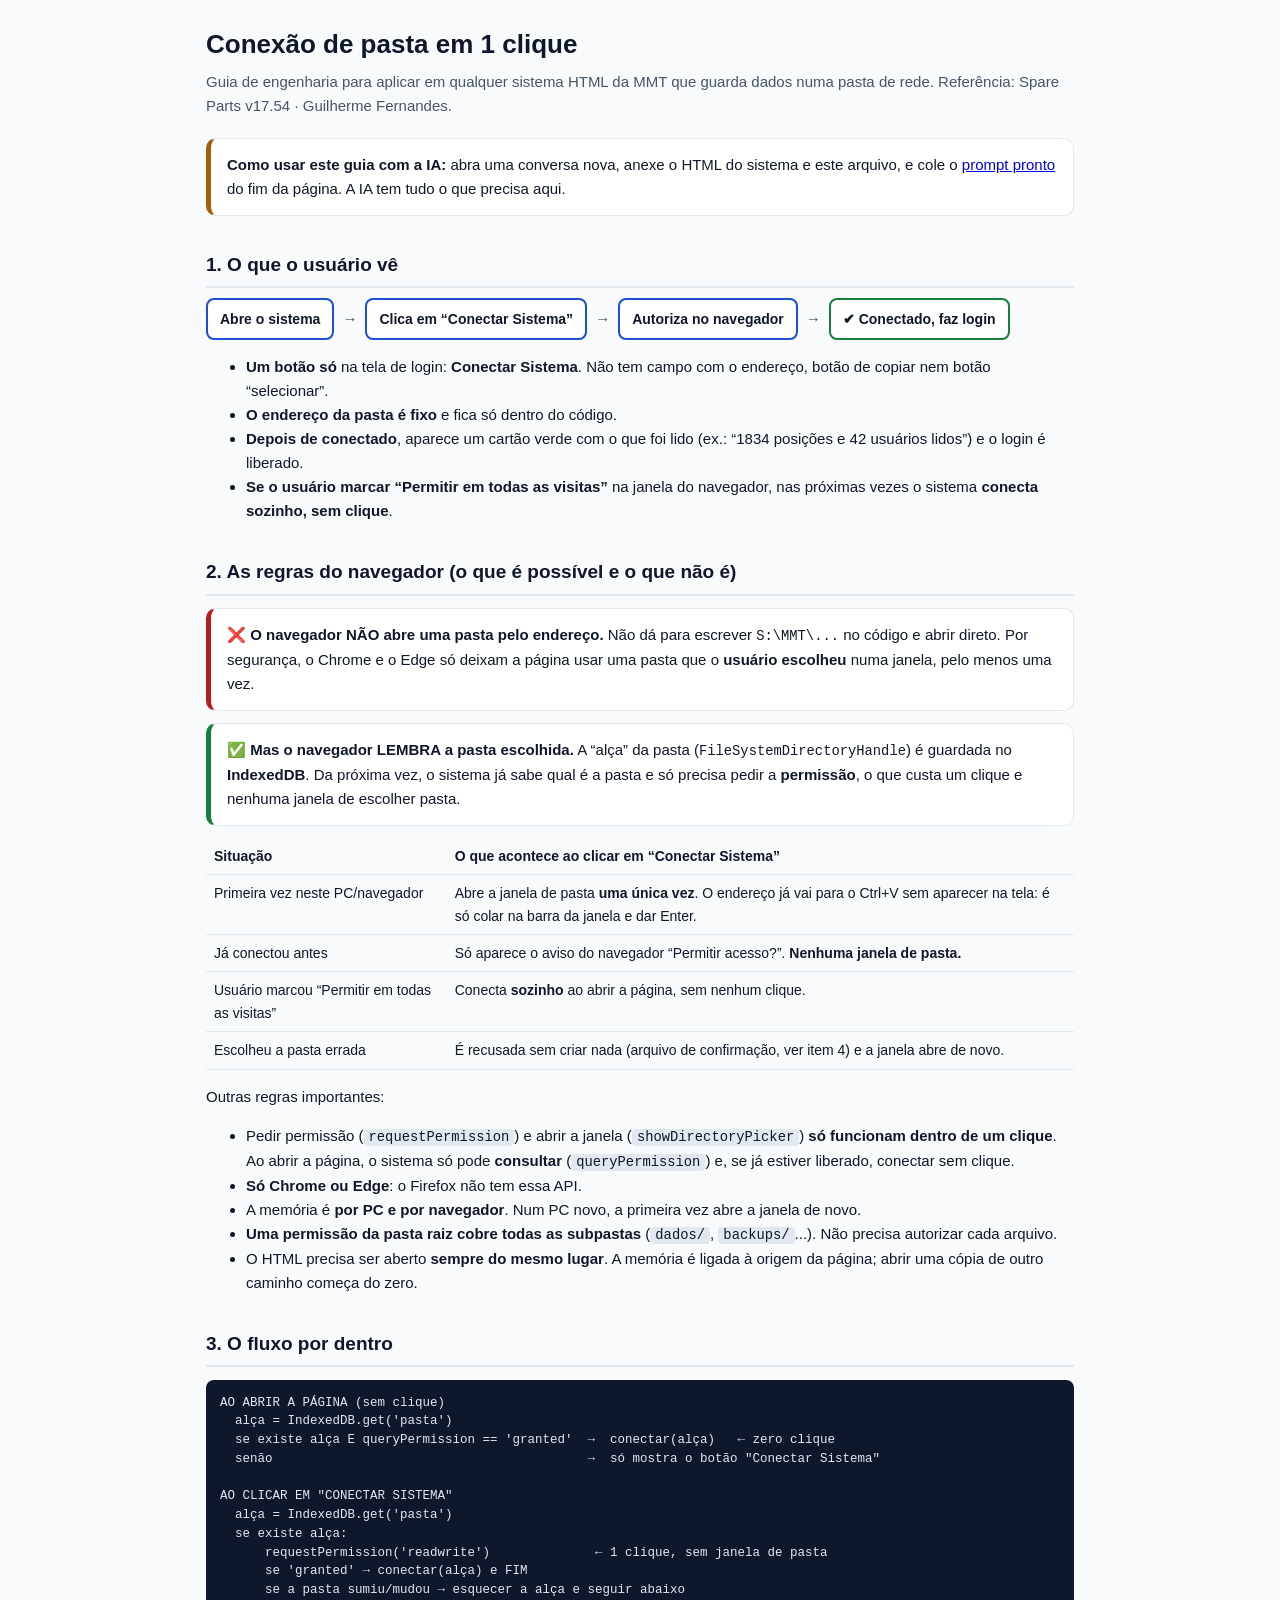
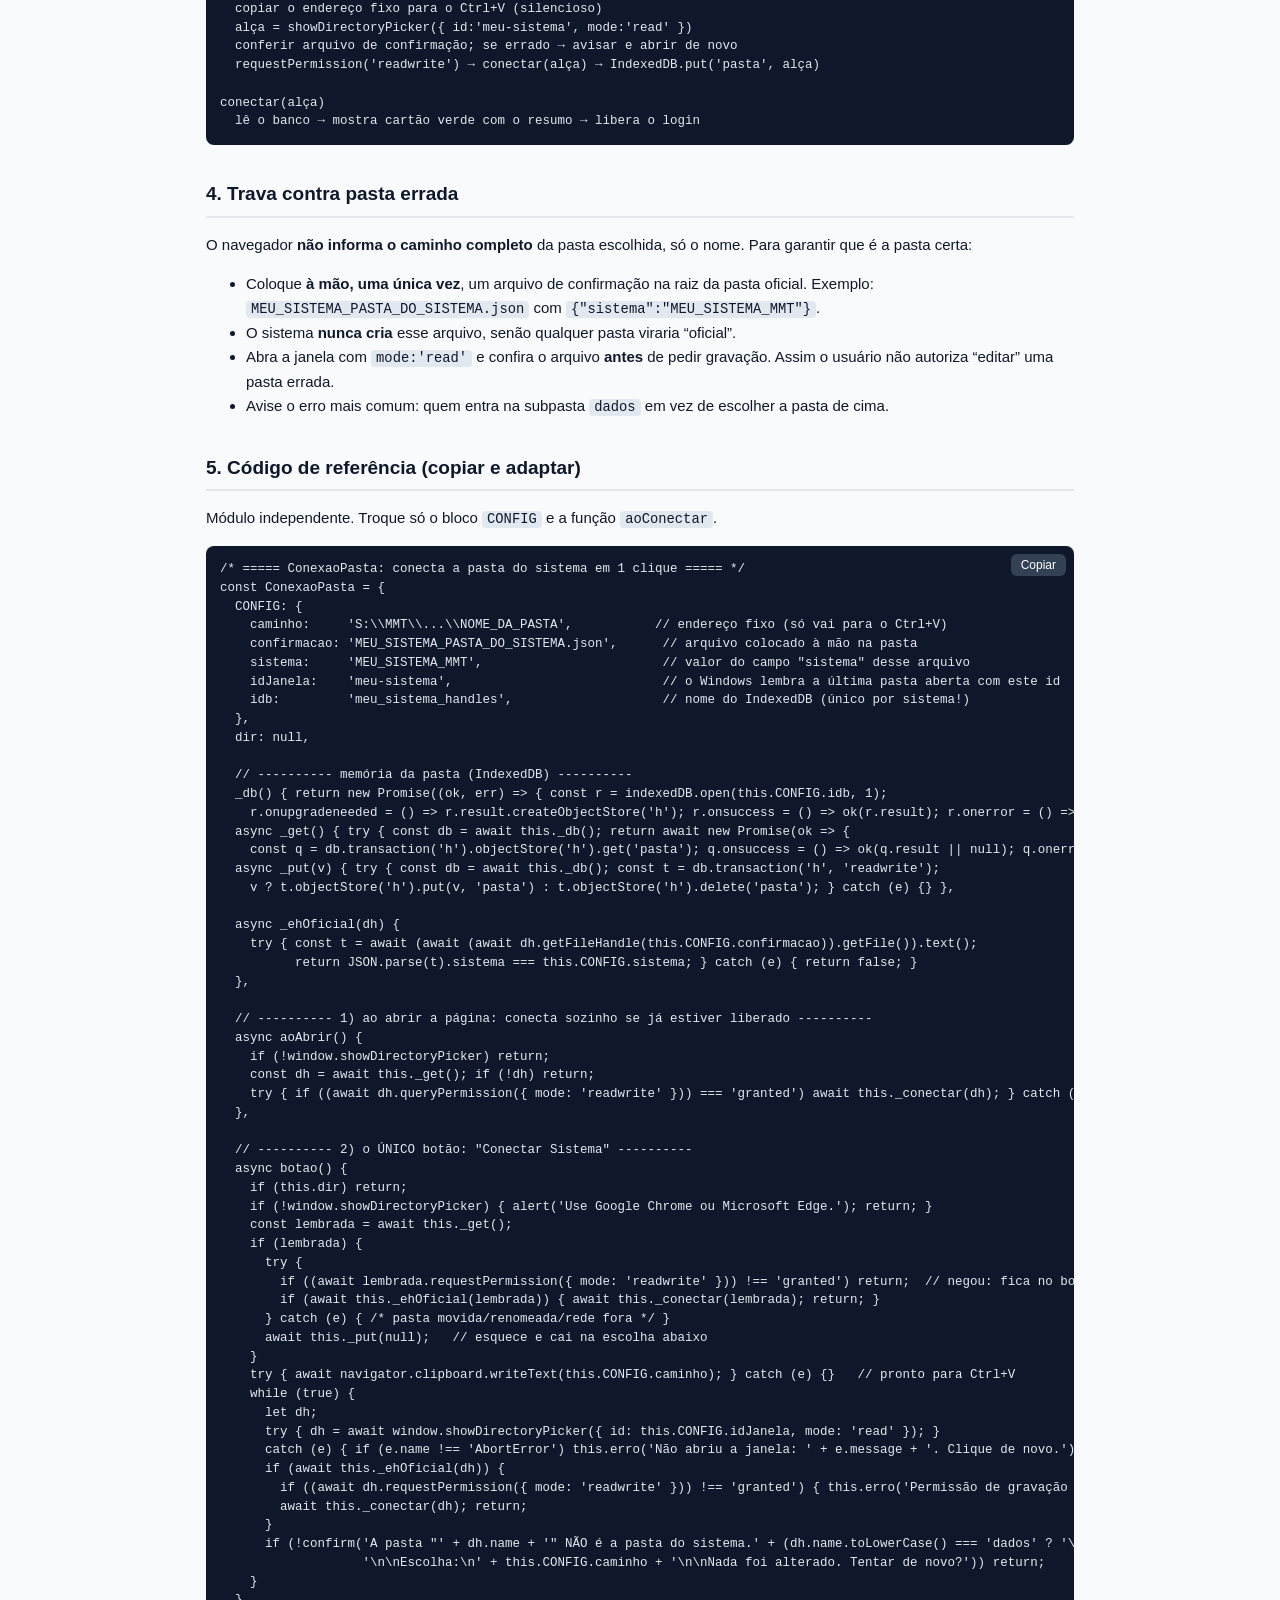
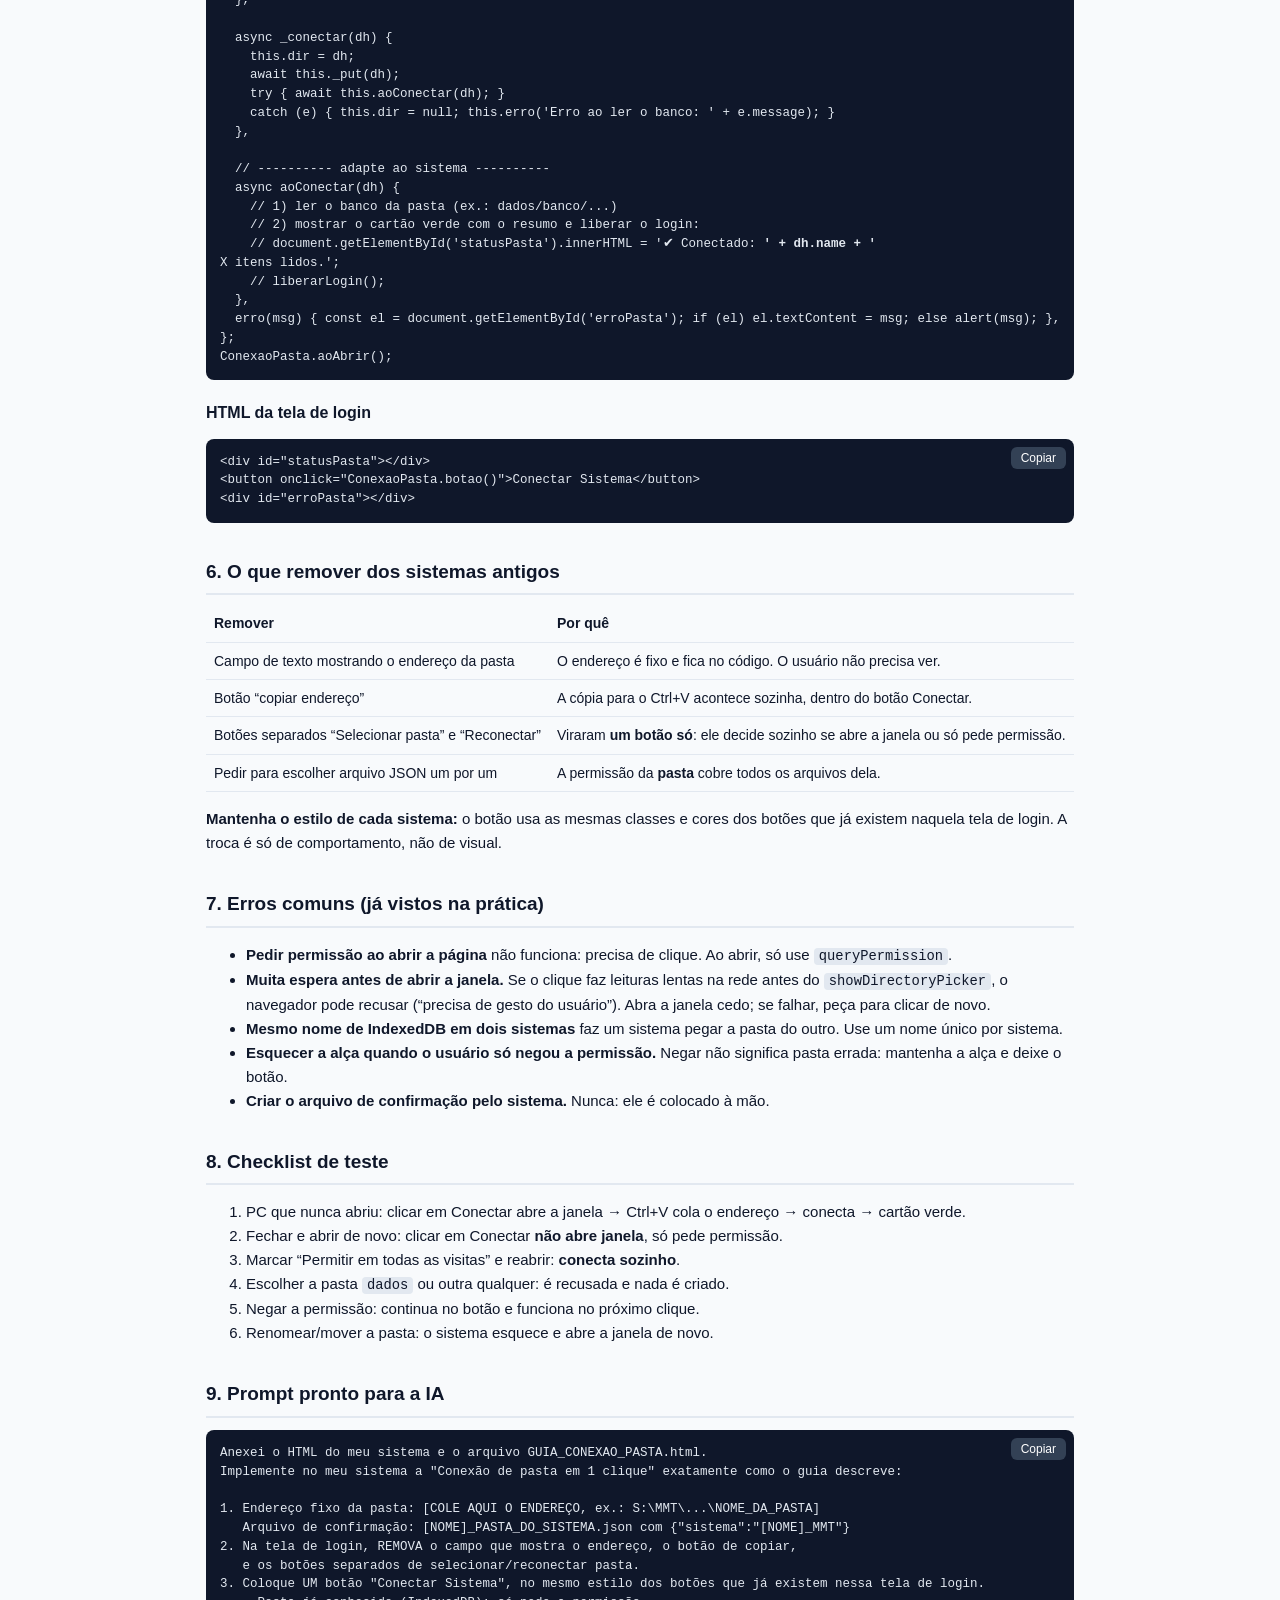
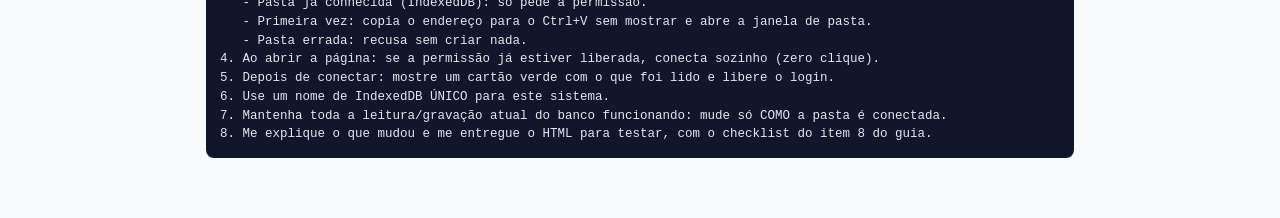
<file: docs/GUIA_CONEXAO_PASTA.html>
<!doctype html>
<html lang="pt-BR">
<head>
<meta charset="utf-8">
<meta name="viewport" content="width=device-width, initial-scale=1">
<title>Guia Conexão de Pasta</title>
<style>
:root { --bg:#f8fafc; --card:#ffffff; --txt:#0f172a; --fraco:#475569; --linha:#e2e8f0; --azul:#1d4ed8; --verde:#15803d; --verm:#b91c1c; --amar:#a16207; --code:#0f172a; --codetxt:#e2e8f0; }
@media (prefers-color-scheme: dark) { :root:not([data-theme="light"]) { --bg:#0b1220; --card:#111a2e; --txt:#e2e8f0; --fraco:#94a3b8; --linha:#1e293b; --azul:#60a5fa; --verde:#4ade80; --verm:#f87171; --amar:#fbbf24; --code:#020617; } }
:root[data-theme="dark"] { --bg:#0b1220; --card:#111a2e; --txt:#e2e8f0; --fraco:#94a3b8; --linha:#1e293b; --azul:#60a5fa; --verde:#4ade80; --verm:#f87171; --amar:#fbbf24; --code:#020617; }
* { box-sizing:border-box; }
body { margin:0; background:var(--bg); color:var(--txt); font:15px/1.6 'Segoe UI',Roboto,Arial,sans-serif; }
main { max-width:900px; margin:0 auto; padding:24px 16px 60px; }
h1 { font-size:26px; margin:0 0 4px; } h2 { font-size:19px; margin:34px 0 10px; padding-bottom:6px; border-bottom:2px solid var(--linha); }
h3 { font-size:16px; margin:20px 0 6px; }
.sub { color:var(--fraco); margin:0 0 20px; }
.card { background:var(--card); border:1px solid var(--linha); border-radius:10px; padding:14px 16px; margin:12px 0; }
.ok { border-left:5px solid var(--verde); } .no { border-left:5px solid var(--verm); } .at { border-left:5px solid var(--amar); }
pre { background:var(--code); color:var(--codetxt); padding:14px; border-radius:8px; overflow:auto; font:12.5px/1.5 Consolas,'Roboto Mono',monospace; position:relative; }
code { font-family:Consolas,'Roboto Mono',monospace; font-size:.92em; }
p code, li code, td code { background:var(--linha); padding:1px 5px; border-radius:4px; }
table { width:100%; border-collapse:collapse; font-size:14px; } th, td { text-align:left; padding:7px 8px; border-bottom:1px solid var(--linha); vertical-align:top; }
.copiar { position:absolute; top:8px; right:8px; background:#334155; color:#fff; border:0; border-radius:6px; padding:4px 10px; font-size:12px; cursor:pointer; }
.fluxo { display:flex; flex-wrap:wrap; gap:8px; align-items:center; }
.passo { background:var(--card); border:2px solid var(--azul); border-radius:8px; padding:8px 12px; font-weight:600; font-size:14px; }
.seta { color:var(--fraco); font-weight:700; }
</style>
</head>
<body>
<main>
<h1>Conexão de pasta em 1 clique</h1>
<p class="sub">Guia de engenharia para aplicar em qualquer sistema HTML da MMT que guarda dados numa pasta de rede.
Referência: Spare Parts v17.54 · Guilherme Fernandes.</p>

<div class="card at"><b>Como usar este guia com a IA:</b> abra uma conversa nova, anexe o HTML do sistema e este arquivo,
e cole o <a href="#prompt">prompt pronto</a> do fim da página. A IA tem tudo o que precisa aqui.</div>

<h2>1. O que o usuário vê</h2>
<div class="fluxo">
  <span class="passo">Abre o sistema</span><span class="seta">→</span>
  <span class="passo">Clica em “Conectar Sistema”</span><span class="seta">→</span>
  <span class="passo">Autoriza no navegador</span><span class="seta">→</span>
  <span class="passo" style="border-color:var(--verde)">✔ Conectado, faz login</span>
</div>
<ul>
  <li><b>Um botão só</b> na tela de login: <b>Conectar Sistema</b>. Não tem campo com o endereço, botão de copiar nem botão “selecionar”.</li>
  <li><b>O endereço da pasta é fixo</b> e fica só dentro do código.</li>
  <li><b>Depois de conectado</b>, aparece um cartão verde com o que foi lido (ex.: “1834 posições e 42 usuários lidos”) e o login é liberado.</li>
  <li><b>Se o usuário marcar “Permitir em todas as visitas”</b> na janela do navegador, nas próximas vezes o sistema <b>conecta sozinho, sem clique</b>.</li>
</ul>

<h2>2. As regras do navegador (o que é possível e o que não é)</h2>
<div class="card no"><b>❌ O navegador NÃO abre uma pasta pelo endereço.</b> Não dá para escrever <code>S:\MMT\...</code> no código e abrir direto.
Por segurança, o Chrome e o Edge só deixam a página usar uma pasta que o <b>usuário escolheu</b> numa janela, pelo menos uma vez.</div>
<div class="card ok"><b>✅ Mas o navegador LEMBRA a pasta escolhida.</b> A “alça” da pasta (<code>FileSystemDirectoryHandle</code>) é guardada no
<b>IndexedDB</b>. Da próxima vez, o sistema já sabe qual é a pasta e só precisa pedir a <b>permissão</b>, o que custa um clique e nenhuma janela de escolher pasta.</div>
<table>
  <tr><th>Situação</th><th>O que acontece ao clicar em “Conectar Sistema”</th></tr>
  <tr><td>Primeira vez neste PC/navegador</td><td>Abre a janela de pasta <b>uma única vez</b>. O endereço já vai para o Ctrl+V sem aparecer na tela: é só colar na barra da janela e dar Enter.</td></tr>
  <tr><td>Já conectou antes</td><td>Só aparece o aviso do navegador “Permitir acesso?”. <b>Nenhuma janela de pasta.</b></td></tr>
  <tr><td>Usuário marcou “Permitir em todas as visitas”</td><td>Conecta <b>sozinho</b> ao abrir a página, sem nenhum clique.</td></tr>
  <tr><td>Escolheu a pasta errada</td><td>É recusada sem criar nada (arquivo de confirmação, ver item 4) e a janela abre de novo.</td></tr>
</table>
<p>Outras regras importantes:</p>
<ul>
  <li>Pedir permissão (<code>requestPermission</code>) e abrir a janela (<code>showDirectoryPicker</code>) <b>só funcionam dentro de um clique</b>. Ao abrir a página, o sistema só pode <b>consultar</b> (<code>queryPermission</code>) e, se já estiver liberado, conectar sem clique.</li>
  <li><b>Só Chrome ou Edge</b>: o Firefox não tem essa API.</li>
  <li>A memória é <b>por PC e por navegador</b>. Num PC novo, a primeira vez abre a janela de novo.</li>
  <li><b>Uma permissão da pasta raiz cobre todas as subpastas</b> (<code>dados/</code>, <code>backups/</code>...). Não precisa autorizar cada arquivo.</li>
  <li>O HTML precisa ser aberto <b>sempre do mesmo lugar</b>. A memória é ligada à origem da página; abrir uma cópia de outro caminho começa do zero.</li>
</ul>

<h2>3. O fluxo por dentro</h2>
<pre>AO ABRIR A PÁGINA (sem clique)
  alça = IndexedDB.get('pasta')
  se existe alça E queryPermission == 'granted'  →  conectar(alça)   ← zero clique
  senão                                          →  só mostra o botão "Conectar Sistema"

AO CLICAR EM "CONECTAR SISTEMA"
  alça = IndexedDB.get('pasta')
  se existe alça:
      requestPermission('readwrite')              ← 1 clique, sem janela de pasta
      se 'granted' → conectar(alça) e FIM
      se a pasta sumiu/mudou → esquecer a alça e seguir abaixo
  copiar o endereço fixo para o Ctrl+V (silencioso)
  alça = showDirectoryPicker({ id:'meu-sistema', mode:'read' })
  conferir arquivo de confirmação; se errado → avisar e abrir de novo
  requestPermission('readwrite') → conectar(alça) → IndexedDB.put('pasta', alça)

conectar(alça)
  lê o banco → mostra cartão verde com o resumo → libera o login</pre>

<h2>4. Trava contra pasta errada</h2>
<p>O navegador <b>não informa o caminho completo</b> da pasta escolhida, só o nome. Para garantir que é a pasta certa:</p>
<ul>
  <li>Coloque <b>à mão, uma única vez</b>, um arquivo de confirmação na raiz da pasta oficial. Exemplo: <code>MEU_SISTEMA_PASTA_DO_SISTEMA.json</code> com <code>{"sistema":"MEU_SISTEMA_MMT"}</code>.</li>
  <li>O sistema <b>nunca cria</b> esse arquivo, senão qualquer pasta viraria “oficial”.</li>
  <li>Abra a janela com <code>mode:'read'</code> e confira o arquivo <b>antes</b> de pedir gravação. Assim o usuário não autoriza “editar” uma pasta errada.</li>
  <li>Avise o erro mais comum: quem entra na subpasta <code>dados</code> em vez de escolher a pasta de cima.</li>
</ul>

<h2>5. Código de referência (copiar e adaptar)</h2>
<p>Módulo independente. Troque só o bloco <code>CONFIG</code> e a função <code>aoConectar</code>.</p>
<pre id="cod"><button class="copiar" onclick="copiar('cod')">Copiar</button>/* ===== ConexaoPasta: conecta a pasta do sistema em 1 clique ===== */
const ConexaoPasta = {
  CONFIG: {
    caminho:     'S:\\MMT\\...\\NOME_DA_PASTA',           // endereço fixo (só vai para o Ctrl+V)
    confirmacao: 'MEU_SISTEMA_PASTA_DO_SISTEMA.json',      // arquivo colocado à mão na pasta
    sistema:     'MEU_SISTEMA_MMT',                        // valor do campo "sistema" desse arquivo
    idJanela:    'meu-sistema',                            // o Windows lembra a última pasta aberta com este id
    idb:         'meu_sistema_handles',                    // nome do IndexedDB (único por sistema!)
  },
  dir: null,

  // ---------- memória da pasta (IndexedDB) ----------
  _db() { return new Promise((ok, err) => { const r = indexedDB.open(this.CONFIG.idb, 1);
    r.onupgradeneeded = () => r.result.createObjectStore('h'); r.onsuccess = () => ok(r.result); r.onerror = () => err(r.error); }); },
  async _get() { try { const db = await this._db(); return await new Promise(ok => {
    const q = db.transaction('h').objectStore('h').get('pasta'); q.onsuccess = () => ok(q.result || null); q.onerror = () => ok(null); }); } catch (e) { return null; } },
  async _put(v) { try { const db = await this._db(); const t = db.transaction('h', 'readwrite');
    v ? t.objectStore('h').put(v, 'pasta') : t.objectStore('h').delete('pasta'); } catch (e) {} },

  async _ehOficial(dh) {
    try { const t = await (await (await dh.getFileHandle(this.CONFIG.confirmacao)).getFile()).text();
          return JSON.parse(t).sistema === this.CONFIG.sistema; } catch (e) { return false; }
  },

  // ---------- 1) ao abrir a página: conecta sozinho se já estiver liberado ----------
  async aoAbrir() {
    if (!window.showDirectoryPicker) return;
    const dh = await this._get(); if (!dh) return;
    try { if ((await dh.queryPermission({ mode: 'readwrite' })) === 'granted') await this._conectar(dh); } catch (e) {}
  },

  // ---------- 2) o ÚNICO botão: "Conectar Sistema" ----------
  async botao() {
    if (this.dir) return;
    if (!window.showDirectoryPicker) { alert('Use Google Chrome ou Microsoft Edge.'); return; }
    const lembrada = await this._get();
    if (lembrada) {
      try {
        if ((await lembrada.requestPermission({ mode: 'readwrite' })) !== 'granted') return;  // negou: fica no botão
        if (await this._ehOficial(lembrada)) { await this._conectar(lembrada); return; }
      } catch (e) { /* pasta movida/renomeada/rede fora */ }
      await this._put(null);   // esquece e cai na escolha abaixo
    }
    try { await navigator.clipboard.writeText(this.CONFIG.caminho); } catch (e) {}   // pronto para Ctrl+V
    while (true) {
      let dh;
      try { dh = await window.showDirectoryPicker({ id: this.CONFIG.idJanela, mode: 'read' }); }
      catch (e) { if (e.name !== 'AbortError') this.erro('Não abriu a janela: ' + e.message + '. Clique de novo.'); return; }
      if (await this._ehOficial(dh)) {
        if ((await dh.requestPermission({ mode: 'readwrite' })) !== 'granted') { this.erro('Permissão de gravação negada.'); return; }
        await this._conectar(dh); return;
      }
      if (!confirm('A pasta "' + dh.name + '" NÃO é a pasta do sistema.' + (dh.name.toLowerCase() === 'dados' ? '\nNão entre em "dados": escolha a pasta de CIMA.' : '') +
                   '\n\nEscolha:\n' + this.CONFIG.caminho + '\n\nNada foi alterado. Tentar de novo?')) return;
    }
  },

  async _conectar(dh) {
    this.dir = dh;
    await this._put(dh);
    try { await this.aoConectar(dh); }
    catch (e) { this.dir = null; this.erro('Erro ao ler o banco: ' + e.message); }
  },

  // ---------- adapte ao sistema ----------
  async aoConectar(dh) {
    // 1) ler o banco da pasta (ex.: dados/banco/...)
    // 2) mostrar o cartão verde com o resumo e liberar o login:
    // document.getElementById('statusPasta').innerHTML = '✔ Conectado: <b>' + dh.name + '</b><br>X itens lidos.';
    // liberarLogin();
  },
  erro(msg) { const el = document.getElementById('erroPasta'); if (el) el.textContent = msg; else alert(msg); },
};
ConexaoPasta.aoAbrir();</pre>

<h3>HTML da tela de login</h3>
<pre id="html"><button class="copiar" onclick="copiar('html')">Copiar</button>&lt;div id="statusPasta"&gt;&lt;/div&gt;
&lt;button onclick="ConexaoPasta.botao()"&gt;Conectar Sistema&lt;/button&gt;
&lt;div id="erroPasta"&gt;&lt;/div&gt;</pre>

<h2>6. O que remover dos sistemas antigos</h2>
<table>
  <tr><th>Remover</th><th>Por quê</th></tr>
  <tr><td>Campo de texto mostrando o endereço da pasta</td><td>O endereço é fixo e fica no código. O usuário não precisa ver.</td></tr>
  <tr><td>Botão “copiar endereço”</td><td>A cópia para o Ctrl+V acontece sozinha, dentro do botão Conectar.</td></tr>
  <tr><td>Botões separados “Selecionar pasta” e “Reconectar”</td><td>Viraram <b>um botão só</b>: ele decide sozinho se abre a janela ou só pede permissão.</td></tr>
  <tr><td>Pedir para escolher arquivo JSON um por um</td><td>A permissão da <b>pasta</b> cobre todos os arquivos dela.</td></tr>
</table>
<p><b>Mantenha o estilo de cada sistema:</b> o botão usa as mesmas classes e cores dos botões que já existem naquela tela de login. A troca é só de comportamento, não de visual.</p>

<h2>7. Erros comuns (já vistos na prática)</h2>
<ul>
  <li><b>Pedir permissão ao abrir a página</b> não funciona: precisa de clique. Ao abrir, só use <code>queryPermission</code>.</li>
  <li><b>Muita espera antes de abrir a janela.</b> Se o clique faz leituras lentas na rede antes do <code>showDirectoryPicker</code>, o navegador pode recusar (“precisa de gesto do usuário”). Abra a janela cedo; se falhar, peça para clicar de novo.</li>
  <li><b>Mesmo nome de IndexedDB em dois sistemas</b> faz um sistema pegar a pasta do outro. Use um nome único por sistema.</li>
  <li><b>Esquecer a alça quando o usuário só negou a permissão.</b> Negar não significa pasta errada: mantenha a alça e deixe o botão.</li>
  <li><b>Criar o arquivo de confirmação pelo sistema.</b> Nunca: ele é colocado à mão.</li>
</ul>

<h2>8. Checklist de teste</h2>
<ol>
  <li>PC que nunca abriu: clicar em Conectar abre a janela → Ctrl+V cola o endereço → conecta → cartão verde.</li>
  <li>Fechar e abrir de novo: clicar em Conectar <b>não abre janela</b>, só pede permissão.</li>
  <li>Marcar “Permitir em todas as visitas” e reabrir: <b>conecta sozinho</b>.</li>
  <li>Escolher a pasta <code>dados</code> ou outra qualquer: é recusada e nada é criado.</li>
  <li>Negar a permissão: continua no botão e funciona no próximo clique.</li>
  <li>Renomear/mover a pasta: o sistema esquece e abre a janela de novo.</li>
</ol>

<h2 id="prompt">9. Prompt pronto para a IA</h2>
<pre id="pr"><button class="copiar" onclick="copiar('pr')">Copiar</button>Anexei o HTML do meu sistema e o arquivo GUIA_CONEXAO_PASTA.html.
Implemente no meu sistema a "Conexão de pasta em 1 clique" exatamente como o guia descreve:

1. Endereço fixo da pasta: [COLE AQUI O ENDEREÇO, ex.: S:\MMT\...\NOME_DA_PASTA]
   Arquivo de confirmação: [NOME]_PASTA_DO_SISTEMA.json com {"sistema":"[NOME]_MMT"}
2. Na tela de login, REMOVA o campo que mostra o endereço, o botão de copiar,
   e os botões separados de selecionar/reconectar pasta.
3. Coloque UM botão "Conectar Sistema", no mesmo estilo dos botões que já existem nessa tela de login.
   - Pasta já conhecida (IndexedDB): só pede a permissão.
   - Primeira vez: copia o endereço para o Ctrl+V sem mostrar e abre a janela de pasta.
   - Pasta errada: recusa sem criar nada.
4. Ao abrir a página: se a permissão já estiver liberada, conecta sozinho (zero clique).
5. Depois de conectar: mostre um cartão verde com o que foi lido e libere o login.
6. Use um nome de IndexedDB ÚNICO para este sistema.
7. Mantenha toda a leitura/gravação atual do banco funcionando: mude só COMO a pasta é conectada.
8. Me explique o que mudou e me entregue o HTML para testar, com o checklist do item 8 do guia.</pre>
</main>
<script>
function copiar(id) {
  const el = document.getElementById(id), t = el.innerText.replace(/^Copiar\n?/, '');
  navigator.clipboard.writeText(t).then(() => { const b = el.querySelector('.copiar'); b.textContent = 'Copiado!'; setTimeout(() => b.textContent = 'Copiar', 1500); });
}
</script>
</body>
</html>
</file>
